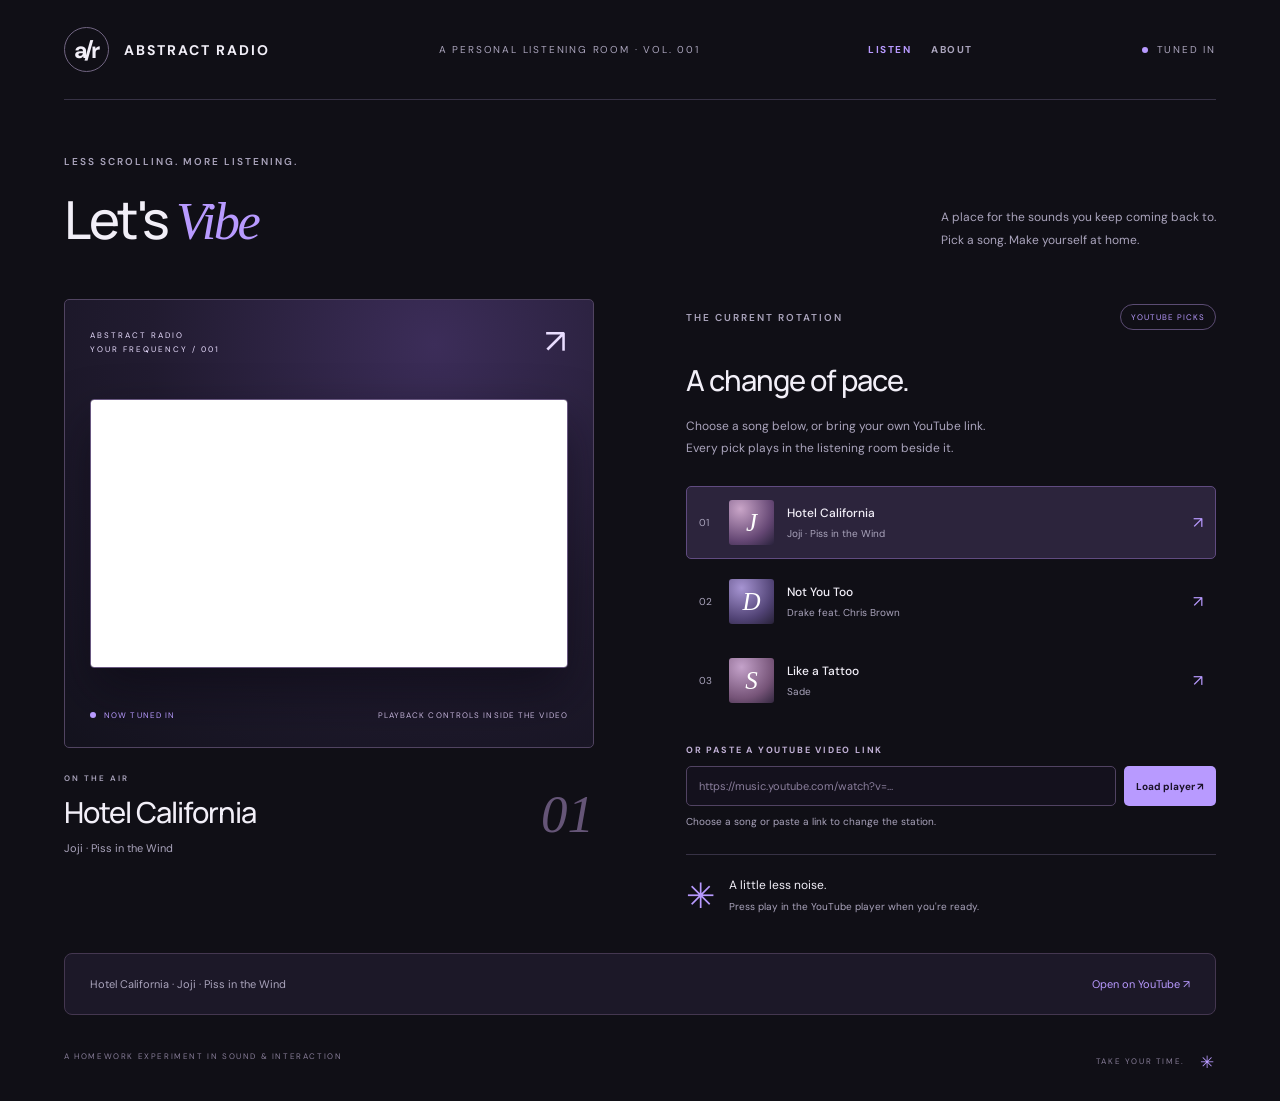
<file: site/index.html>
<!doctype html>
<html lang="en">
<head>
  <meta charset="UTF-8">
  <meta name="viewport" content="width=device-width,initial-scale=1">
  <meta name="theme-color" content="#100f16">
  <meta name="description" content="Abstract Radio — a listening room for your YouTube music picks.">
  <title>Abstract Radio — a little listening room</title>
  <link rel="stylesheet" href="./styles.css">
</head>
<body>
  <header>
    <a class="brand" href="./" aria-label="Abstract Radio home"><span class="brand-mark">a/r</span> ABSTRACT RADIO</a>
    <span class="edition">A PERSONAL LISTENING ROOM · VOL. 001</span>
    <nav class="site-nav" aria-label="Main navigation"><a href="./" aria-current="page">LISTEN</a><a href="./about.html">ABOUT</a></nav>
    <span class="live"><i></i> TUNED IN</span>
  </header>
  <main>
    <section class="intro">
      <div><p class="eyebrow">LESS SCROLLING. MORE LISTENING.</p><h1>Let's <em>Vibe</em></h1></div>
      <p class="intro-copy">A place for the sounds you keep coming back to.<br>Pick a song. Make yourself at home.</p>
    </section>

    <div class="listening-room">
      <section class="record-panel" aria-label="YouTube music player">
        <div class="player-shell">
          <div class="player-top"><span>ABSTRACT RADIO<br>YOUR FREQUENCY / 001</span><span aria-hidden="true">↗</span></div>
          <div class="youtube-frame"><iframe id="youtube-frame" title="YouTube music player" loading="eager" allow="accelerometer; autoplay; clipboard-write; encrypted-media; gyroscope; picture-in-picture; web-share" referrerpolicy="strict-origin-when-cross-origin" allowfullscreen></iframe></div>
          <div class="player-bottom"><span class="signal"><i></i> NOW TUNED IN</span><span>PLAYBACK CONTROLS INSIDE THE VIDEO</span></div>
        </div>
        <div class="track-heading"><div><p class="eyebrow">ON THE AIR</p><h2 id="youtube-title">Hotel California</h2><p id="youtube-artist">Joji · Piss in the Wind</p></div><span class="track-number">01</span></div>
      </section>

      <section class="queue-panel" aria-labelledby="collection-title">
        <div class="collection-head"><span class="eyebrow">THE CURRENT ROTATION</span><span class="pill">YOUTUBE PICKS</span></div>
        <h2 id="collection-title">A change of pace.</h2>
        <p class="collection-copy">Choose a song below, or bring your own YouTube link.<br>Every pick plays in the listening room beside it.</p>
        <div class="youtube-picks" role="group" aria-label="Featured song picks">
          <button class="youtube-pick selected" type="button" data-video="uFaShu5UZcs" data-title="Hotel California" data-artist="Joji · Piss in the Wind" aria-pressed="true"><span class="row-number">01</span><span class="pick-disc pick-joji" aria-hidden="true">J</span><span class="pick-copy"><strong>Hotel California</strong><small>Joji · Piss in the Wind</small></span><span class="row-play" aria-hidden="true">↗</span></button>
          <button class="youtube-pick" type="button" data-video="ZX_mvoY_Hg0" data-title="Not You Too" data-artist="Drake feat. Chris Brown" aria-pressed="false"><span class="row-number">02</span><span class="pick-disc pick-drake" aria-hidden="true">D</span><span class="pick-copy"><strong>Not You Too</strong><small>Drake feat. Chris Brown</small></span><span class="row-play" aria-hidden="true">↗</span></button>
          <button class="youtube-pick" type="button" data-video="oP4sBeV7llE" data-title="Like a Tattoo" data-artist="Sade" aria-pressed="false"><span class="row-number">03</span><span class="pick-disc pick-sade" aria-hidden="true">S</span><span class="pick-copy"><strong>Like a Tattoo</strong><small>Sade</small></span><span class="row-play" aria-hidden="true">↗</span></button>
        </div>
        <form id="youtube-form" class="youtube-form"><label for="youtube-url">OR PASTE A YOUTUBE VIDEO LINK</label><div class="youtube-entry"><input id="youtube-url" type="url" inputmode="url" placeholder="https://music.youtube.com/watch?v=…" autocomplete="url" required><button type="submit">Load player <span aria-hidden="true">↗</span></button></div><p id="youtube-feedback" class="youtube-feedback" role="status" aria-live="polite">Choose a song or paste a link to change the station.</p></form>
        <div class="note"><span class="note-icon">✳</span><p>A little less noise.<br><span>Press play in the YouTube player when you're ready.</span></p></div>
      </section>
    </div>
    <div class="player-link"><span id="youtube-now">Hotel California · Joji</span><a id="youtube-open" href="https://www.youtube.com/watch?v=uFaShu5UZcs" target="_blank" rel="noopener noreferrer">Open on YouTube ↗</a></div>
  </main>
  <footer><span>A HOMEWORK EXPERIMENT IN SOUND & INTERACTION</span><span>TAKE YOUR TIME. <span class="footer-star">✳</span></span></footer>
  <script src="./app.js"></script>
</body>
</html>
</file>
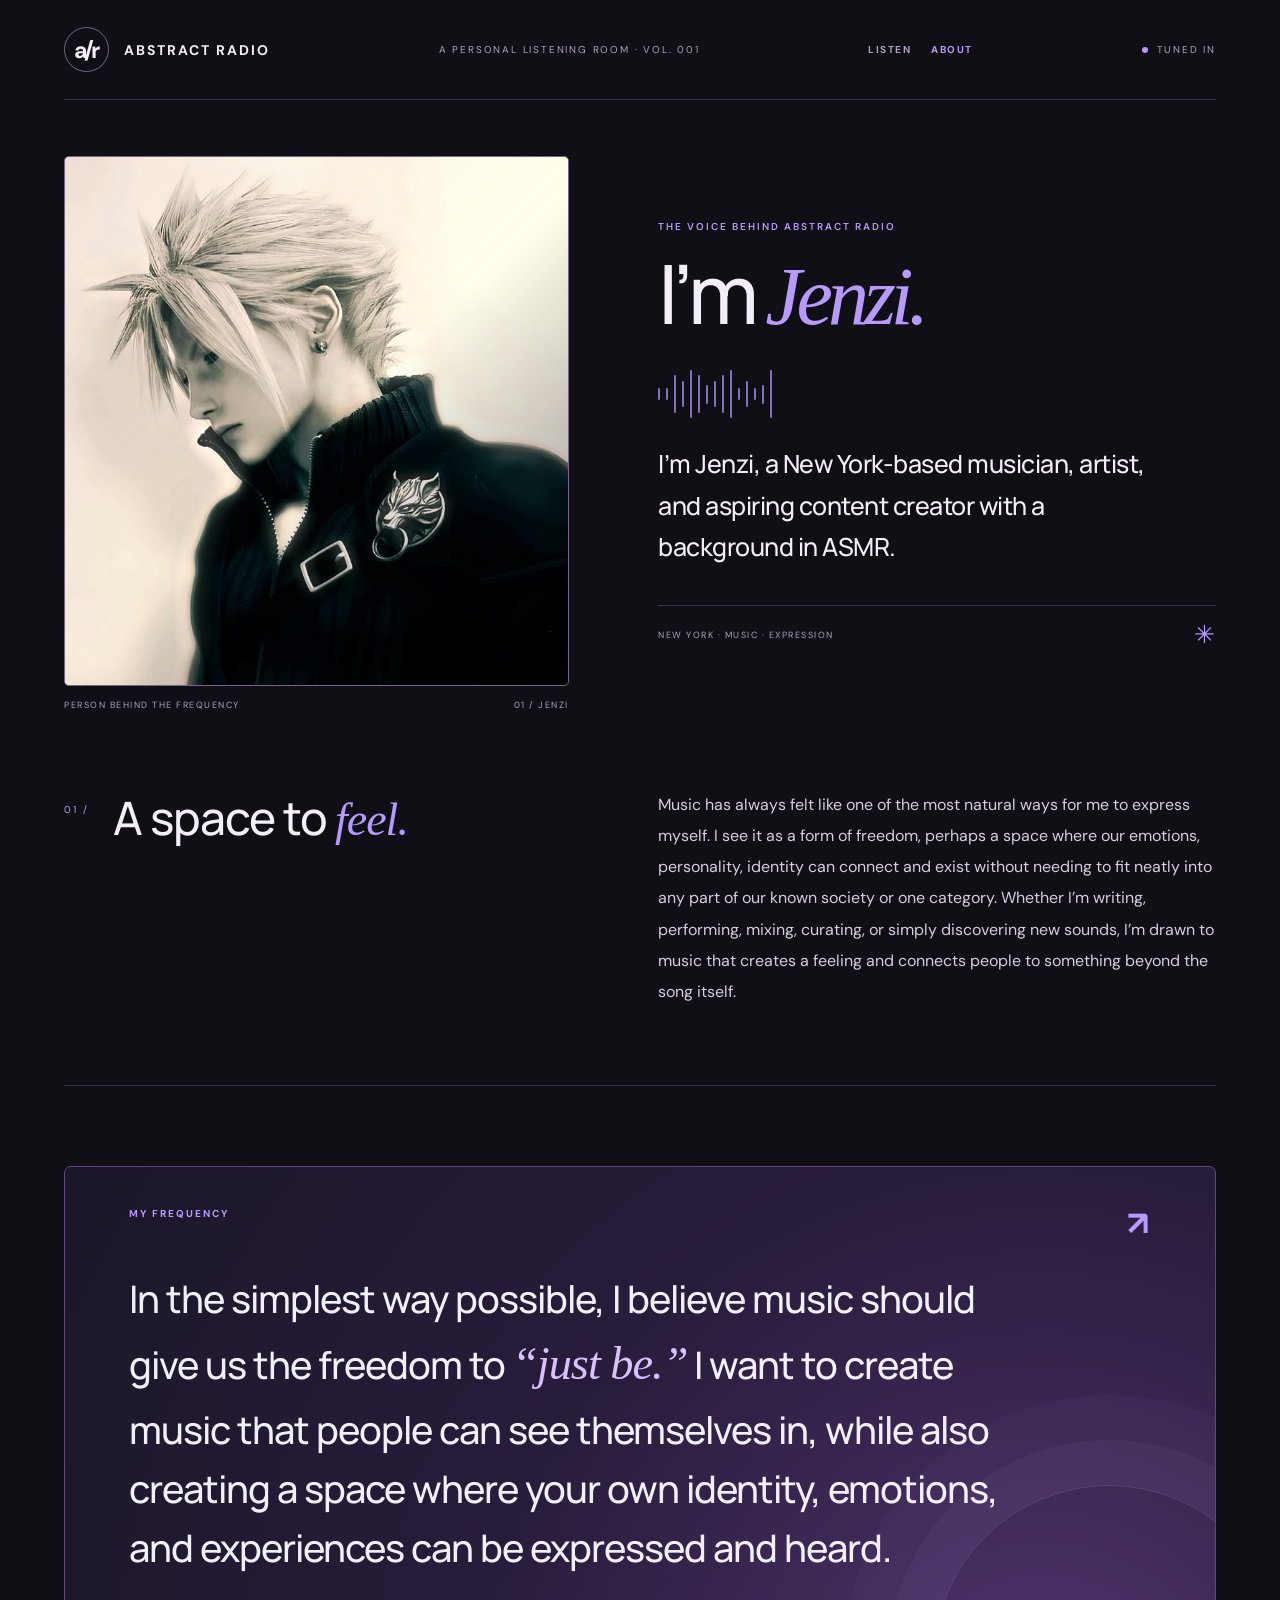
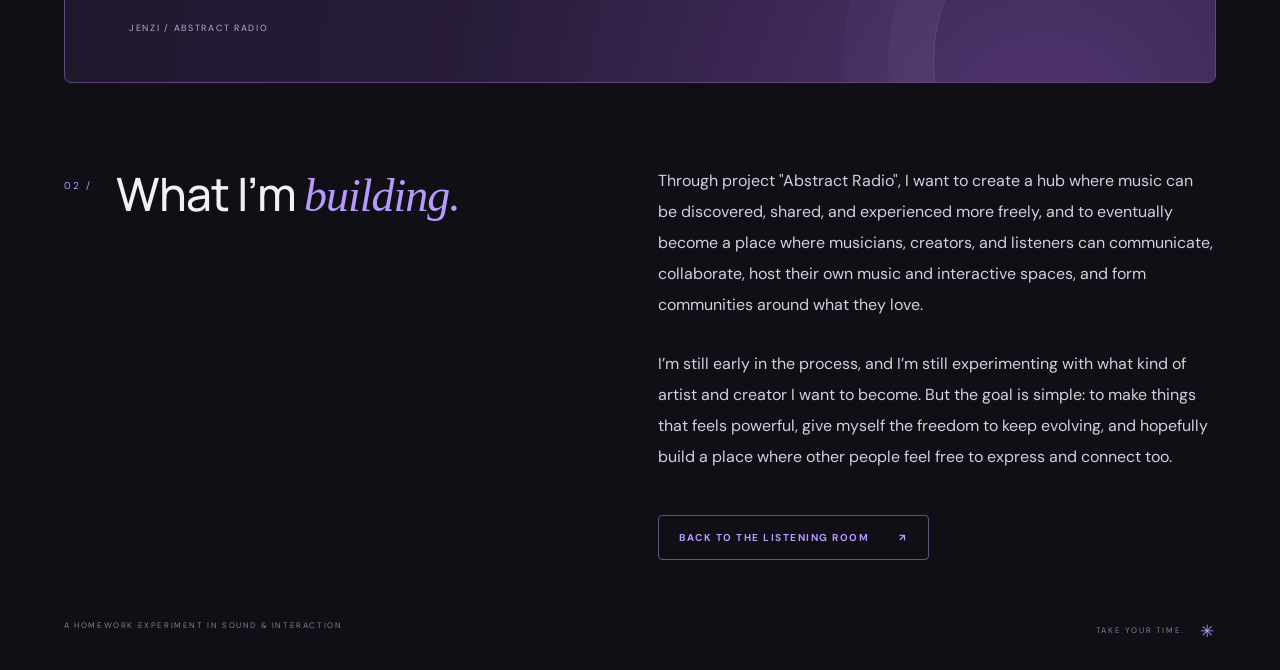
<file: site/about.html>
<!doctype html>
<html lang="en">
<head>
  <meta charset="UTF-8">
  <meta name="viewport" content="width=device-width,initial-scale=1">
  <meta name="theme-color" content="#100f16">
  <meta name="description" content="Meet Jenzi, the New York-based musician and creator behind Abstract Radio.">
  <title>About Jenzi — Abstract Radio</title>
  <link rel="stylesheet" href="./styles.css">
  <link rel="stylesheet" href="./about.css">
</head>
<body>
  <header>
    <a class="brand" href="./" aria-label="Abstract Radio home"><span class="brand-mark">a/r</span> ABSTRACT RADIO</a>
    <span class="edition">A PERSONAL LISTENING ROOM · VOL. 001</span>
    <nav class="site-nav" aria-label="Main navigation"><a href="./">LISTEN</a><a href="./about.html" aria-current="page">ABOUT</a></nav>
    <span class="live"><i></i> TUNED IN</span>
  </header>
  <main class="about-main">
    <section class="about-hero" aria-labelledby="about-title">
      <div class="portrait-panel">
        <div class="portrait-image"><img src="./images/jenzi-portrait.jpg" alt="Stylized portrait selected by Jenzi" width="736" height="736"><span class="portrait-glow" aria-hidden="true"></span></div>
        <div class="portrait-caption"><span>PERSON BEHIND THE FREQUENCY</span><span>01 / JENZI</span></div>
      </div>
      <div class="about-opening">
        <p class="eyebrow">THE VOICE BEHIND ABSTRACT RADIO</p>
        <h1 id="about-title">I’m <em>Jenzi.</em></h1>
        <div class="frequency-line" aria-hidden="true"><span></span><span></span><span></span><span></span><span></span><span></span><span></span><span></span><span></span><span></span><span></span><span></span><span></span><span></span><span></span></div>
        <p class="lead">I’m Jenzi, a New York-based musician, artist, and aspiring content creator with a background in ASMR.</p>
        <div class="opening-meta"><span>NEW YORK · MUSIC · EXPRESSION</span><span class="orbit" aria-hidden="true">✳</span></div>
      </div>
    </section>

    <section class="story-grid" aria-labelledby="story-title">
      <div class="section-index"><span class="index-number">01 /</span><h2 id="story-title">A space to <em>feel.</em></h2></div>
      <div class="story-copy"><p>Music has always felt like one of the most natural ways for me to express myself. I see it as a form of freedom, perhaps a space where our emotions, personality, identity can connect and exist without needing to fit neatly into any part of our known society or one category. Whether I’m writing, performing, mixing, curating, or simply discovering new sounds, I’m drawn to music that creates a feeling and connects people to something beyond the song itself.</p></div>
    </section>

    <section class="manifesto" aria-label="What music means to me">
      <div class="manifesto-head"><span>MY FREQUENCY</span><span aria-hidden="true">↗</span></div>
      <p>In the simplest way possible, I believe music should give us the freedom to <span class="quote-highlight"><em>“just be.”</em></span> I want to create music that people can see themselves in, while also creating a space where your own identity, emotions, and experiences can be expressed and heard.</p>
      <span class="manifesto-foot">JENZI / ABSTRACT RADIO</span>
    </section>

    <section class="story-grid next-chapter" aria-labelledby="vision-title">
      <div class="section-index"><span class="index-number">02 /</span><h2 id="vision-title">What I’m <em>building.</em></h2></div>
      <div class="story-copy">
        <p>Through project "Abstract Radio", I want to create a hub where music can be discovered, shared, and experienced more freely, and to eventually become a place where musicians, creators, and listeners can communicate, collaborate, host their own music and interactive spaces, and form communities around what they love.</p>
        <p>I’m still early in the process, and I’m still experimenting with what kind of artist and creator I want to become. But the goal is simple: to make things that feels powerful, give myself the freedom to keep evolving, and hopefully build a place where other people feel free to express and connect too.</p>
        <a class="return-link" href="./">BACK TO THE LISTENING ROOM <span aria-hidden="true">↗</span></a>
      </div>
    </section>
  </main>
  <footer><span>A HOMEWORK EXPERIMENT IN SOUND & INTERACTION</span><span>TAKE YOUR TIME. <span class="footer-star">✳</span></span></footer>
</body>
</html>
</file>
<file: site/styles.css>
@import url('https://fonts.googleapis.com/css2?family=DM+Sans:wght@400;500;600;700&family=Manrope:wght@400;500;600;700;800&display=swap');
:root{color-scheme:dark;--bg:#100f16;--panel:#1b1926;--line:#373245;--muted:#aaa4bc;--ink:#f2eff8;--accent:#b89aff;font-family:"DM Sans",sans-serif;background:var(--bg);color:var(--ink)}
*{box-sizing:border-box}body{margin:0}button,a,input{-webkit-tap-highlight-color:transparent}button{font:inherit;cursor:pointer}button:focus-visible,a:focus-visible,input:focus-visible{outline:2px solid var(--accent);outline-offset:4px}
header{height:100px;margin:0 5%;display:flex;align-items:center;justify-content:space-between;border-bottom:1px solid var(--line);gap:20px}.brand{display:flex;align-items:center;gap:15px;color:var(--ink);text-decoration:none;font-size:14px;letter-spacing:2px;font-weight:700}.brand-mark{font-size:23px;letter-spacing:-3px;border:1px solid #716582;border-radius:50%;width:45px;height:45px;display:grid;place-items:center;padding-right:3px}.edition,.live{font-size:10px;letter-spacing:1.8px;color:var(--muted)}.live{display:flex;align-items:center;gap:9px}.live i,.signal i{height:6px;width:6px;background:var(--accent);border-radius:50%;display:inline-block}
main{max-width:1280px;margin:auto;padding:55px 5% 0}.intro{display:flex;align-items:end;justify-content:space-between;margin-bottom:44px;gap:25px}.eyebrow{font-size:10px;letter-spacing:2px;font-weight:600;color:var(--muted);margin:0 0 15px}h1{font-family:Manrope,sans-serif;font-size:clamp(32px,4.1vw,56px);font-weight:500;letter-spacing:-2.5px;margin:0}h1 em{font-family:Georgia,serif;color:var(--accent);font-weight:400}.intro-copy{font-size:12px;line-height:1.9;color:var(--muted);margin:0 0 3px}.listening-room{display:grid;grid-template-columns:1fr 1fr;gap:8%;align-items:start}
.player-shell{position:relative;overflow:hidden;border:1px solid #514461;border-radius:5px;aspect-ratio:1.18;background:radial-gradient(circle at 70% 10%,#3c2d59,#211b30 52%,#14131e);padding:25px;display:flex;flex-direction:column;justify-content:space-between}.player-top,.player-bottom{display:flex;justify-content:space-between;align-items:center;gap:12px;line-height:1.8;font-size:8px;letter-spacing:2px;color:#e9ddff}.player-top>span:last-child{font-size:34px;line-height:1}.player-bottom{color:#c2b2d8;letter-spacing:1.1px}.signal{display:inline-flex;align-items:center;gap:8px;color:var(--accent)}.youtube-frame{width:100%;aspect-ratio:16/9;border:1px solid #685780;border-radius:4px;overflow:hidden;background:#09080d;box-shadow:0 24px 50px #09071088}.youtube-frame iframe{display:block;width:100%;height:100%;border:0}
.track-heading{display:flex;justify-content:space-between;align-items:center;padding-top:25px;gap:12px}.track-heading .eyebrow{font-size:8px;margin-bottom:9px}h2{font-family:Manrope,sans-serif;font-weight:500;letter-spacing:-1px;margin:0;font-size:29px}.track-heading p:last-child{font-size:11px;color:var(--muted);margin:9px 0 0}.track-number{font-family:Georgia,serif;font-style:italic;font-size:53px;color:#655577;flex:none}.collection-head{display:flex;justify-content:space-between;align-items:center;margin:5px 0 30px;gap:10px}.collection-head .eyebrow{margin:0}.pill{border:1px solid #5b4c73;border-radius:30px;padding:7px 10px;font-size:8px;letter-spacing:1px;color:var(--accent)}.collection-copy{color:var(--muted);font-size:12px;line-height:1.8;margin:16px 0 27px}
.youtube-picks{display:grid;gap:6px}.youtube-pick{display:flex;align-items:center;gap:13px;padding:13px 12px;border:1px solid transparent;background:transparent;border-radius:5px;text-align:left;color:var(--ink);width:100%;transition:background .2s,border-color .2s}.youtube-pick:hover{background:#272235}.youtube-pick.selected{background:#2c243c;border-color:#604b80}.row-number{font-size:10px;color:var(--muted);width:17px;flex:none}.pick-disc{height:45px;width:45px;border-radius:3px;display:grid;place-items:center;flex:none;font:italic 25px Georgia,serif;color:#fff}.pick-joji{background:radial-gradient(circle at 25% 20%,#c9a5c8,#654774 65%,#28223b)}.pick-drake{background:radial-gradient(circle at 28% 20%,#a694d2,#514375 65%,#272137)}.pick-sade{background:radial-gradient(circle at 28% 20%,#c4a2ca,#765478 65%,#33273f)}.pick-copy{flex:1;display:grid;gap:6px;min-width:0}.pick-copy strong{font-size:12px;font-weight:500;white-space:nowrap;overflow:hidden;text-overflow:ellipsis}.pick-copy small{color:var(--muted);font-size:10px;white-space:nowrap;overflow:hidden;text-overflow:ellipsis}.row-play{font-size:16px;color:var(--accent);margin-left:6px}
.youtube-form{margin-top:27px}.youtube-form label{display:block;margin-bottom:10px;font-size:9px;font-weight:700;letter-spacing:1.8px;color:#c0b0d5}.youtube-entry{display:flex;gap:8px}.youtube-entry input{min-width:0;flex:1;background:#14111d;border:1px solid #514362;color:var(--ink);border-radius:5px;padding:12px;font:11px "DM Sans",sans-serif}.youtube-entry input::placeholder{color:#8a7e9c}.youtube-entry button{background:var(--accent);color:#1a1228;border:0;border-radius:5px;padding:0 12px;font-size:10px;font-weight:700;white-space:nowrap}.youtube-entry button:hover{background:#cbb5ff}.youtube-feedback{min-height:17px;margin:9px 0 0;color:var(--muted);font-size:10px}.note{border-top:1px solid var(--line);margin-top:22px;padding-top:18px;display:flex;gap:14px;align-items:center}.note-icon{font-size:35px;color:var(--accent)}.note p{font-size:12px;line-height:1.8;margin:0}.note p span{font-size:10px;color:var(--muted)}
.player-link{margin-top:34px;border:1px solid #443750;background:#1c1828;padding:23px 25px;border-radius:8px;display:flex;align-items:center;justify-content:space-between;gap:16px;font-size:11px;color:var(--muted)}.player-link a{color:var(--accent);text-decoration:none;white-space:nowrap}.player-link a:hover{text-decoration:underline}footer{margin:36px 5% 0;padding:0 0 28px;display:flex;justify-content:space-between;color:#877d98;font-size:8px;letter-spacing:1.6px}.footer-star{color:var(--accent);font-size:17px;vertical-align:middle;margin-left:12px}
@media(min-width:1450px){main{padding-top:65px}.player-shell{max-height:450px}}
@media(max-width:760px){header{height:78px}.edition{display:none}.live{font-size:8px;letter-spacing:.7px}.brand{font-size:11px;gap:9px;letter-spacing:1px}main{padding-top:32px}.intro{display:block;margin-bottom:28px}h1{letter-spacing:-1.5px;font-size:38px}.intro-copy{margin-top:15px}.listening-room{grid-template-columns:1fr;gap:34px}.player-shell{aspect-ratio:1.15;padding:15px}.player-top,.player-bottom{font-size:7px;letter-spacing:1px}.youtube-frame{width:100%}.collection-head{margin-bottom:22px}.youtube-pick{padding:13px}.player-link{padding:18px 15px;flex-wrap:wrap}footer{gap:24px;line-height:1.8;font-size:7px}}
@media(max-width:380px){.player-bottom>span:last-child{display:none}.youtube-entry{flex-direction:column}.youtube-entry button{min-height:40px}}
@media(prefers-reduced-motion:reduce){*{transition:none!important}}

.site-nav{display:flex;align-items:center;gap:20px;white-space:nowrap}.site-nav a{color:var(--muted);text-decoration:none;font-size:10px;font-weight:700;letter-spacing:1.5px;transition:color .2s}.site-nav a:hover,.site-nav a[aria-current="page"]{color:var(--accent)}
@media(max-width:900px){.edition{display:none}}
@media(max-width:760px){header{gap:10px}.site-nav{gap:12px}.site-nav a{font-size:9px;letter-spacing:.8px}.live{display:none}}
</file>
<file: site/about.css>
.about-main{padding-top:56px}.about-hero{display:grid;grid-template-columns:minmax(0,.95fr) minmax(0,1.05fr);align-items:center;gap:clamp(32px,7vw,100px)}.portrait-panel{min-width:0}.portrait-image{position:relative;overflow:hidden;aspect-ratio:1/1.05;border-radius:5px;background:#e5ded3;border:1px solid #766486}.portrait-image img{display:block;width:100%;height:100%;object-fit:cover;object-position:center 38%;filter:sepia(.16) contrast(1.03)}.portrait-glow{position:absolute;inset:0;pointer-events:none;background:linear-gradient(135deg,#ad8bd91c,transparent 52%,#1d142d85);mix-blend-mode:multiply}.portrait-caption{display:flex;justify-content:space-between;gap:12px;padding-top:13px;color:var(--muted);font-size:9px;letter-spacing:1.5px}.about-opening{padding:12px 0}.about-opening .eyebrow{color:var(--accent)}.about-opening h1{font-size:clamp(48px,6.4vw,96px);line-height:1.12;letter-spacing:-5px;max-width:650px}.frequency-line{height:52px;display:flex;align-items:center;gap:6px;margin:26px 0 23px;overflow:hidden}.frequency-line span{width:2px;height:12px;background:var(--accent);opacity:.7;border-radius:3px}.frequency-line span:nth-child(3n){height:38px}.frequency-line span:nth-child(4n){height:26px}.frequency-line span:nth-child(5n){height:48px}.frequency-line span:nth-child(7n){height:19px}.about-opening .lead{font-family:Manrope,sans-serif;font-size:clamp(18px,2vw,25px);font-weight:500;line-height:1.65;letter-spacing:-.5px;max-width:520px;margin:0}.opening-meta{display:flex;align-items:center;justify-content:space-between;gap:15px;border-top:1px solid var(--line);margin-top:38px;padding-top:16px;color:var(--muted);font-size:9px;letter-spacing:1.5px}.orbit{color:var(--accent);font-size:25px;line-height:1}
.story-grid{display:grid;grid-template-columns:minmax(0,.95fr) minmax(0,1.05fr);gap:clamp(32px,7vw,100px);padding:78px 0;border-bottom:1px solid var(--line)}.section-index{display:flex;align-items:start;gap:24px}.index-number{color:var(--accent);font-size:10px;letter-spacing:2px;margin-top:14px;white-space:nowrap}.section-index h2{font-size:clamp(28px,3.6vw,46px);line-height:1.24;max-width:350px}.section-index em{font-family:Georgia,serif;color:var(--accent);font-weight:400}.story-copy{max-width:610px}.story-copy p{font-size:clamp(15px,1.25vw,18px);line-height:1.95;color:#d4cede;margin:0}.story-copy p+p{margin-top:27px}
.manifesto{margin-top:80px;position:relative;overflow:hidden;border:1px solid #60477d;border-radius:7px;padding:40px clamp(25px,5vw,65px) 46px;background:radial-gradient(circle at 85% 110%,#50346f,#281c3b 50%,#1b1728 100%)}.manifesto:after{content:"";position:absolute;right:-70px;bottom:-155px;width:350px;height:350px;border:1px solid #a88ac744;border-radius:50%;box-shadow:0 0 0 45px #a88ac711,0 0 0 90px #a88ac70b;pointer-events:none}.manifesto-head{display:flex;justify-content:space-between;color:var(--accent);font-size:10px;letter-spacing:2px;font-weight:700}.manifesto-head span:last-child{font-size:34px;line-height:1}.manifesto p{position:relative;z-index:1;max-width:900px;font-family:Manrope,sans-serif;font-size:clamp(22px,3vw,38px);font-weight:500;line-height:1.55;letter-spacing:-1px;margin:28px 0 38px}.quote-highlight{color:#d7c2ff;font-family:Georgia,serif;font-style:italic;font-size:1.22em}.manifesto-foot{color:#bbaccb;font-size:9px;letter-spacing:1.7px}.next-chapter{border-bottom:0;padding-top:82px;padding-bottom:24px}.return-link{display:inline-flex;gap:30px;margin-top:43px;padding:15px 20px;border:1px solid #67517d;border-radius:4px;color:var(--accent);font-size:10px;letter-spacing:1.5px;font-weight:700;text-decoration:none}.return-link:hover{background:#2c243c}
@media(max-width:760px){.about-main{padding-top:28px}.about-hero,.story-grid{grid-template-columns:1fr;gap:28px}.portrait-image{aspect-ratio:1.18}.about-opening h1{font-size:58px;letter-spacing:-3px}.frequency-line{margin:16px 0}.opening-meta{margin-top:25px}.story-grid{padding:55px 0}.section-index{gap:18px}.index-number{margin-top:8px}.manifesto{margin-top:54px;padding:27px 23px 34px}.manifesto p{margin:25px 0 30px}.next-chapter{padding-top:58px}}
@media(max-width:380px){.about-opening h1{font-size:48px}.portrait-caption{font-size:7px}}
</file>
